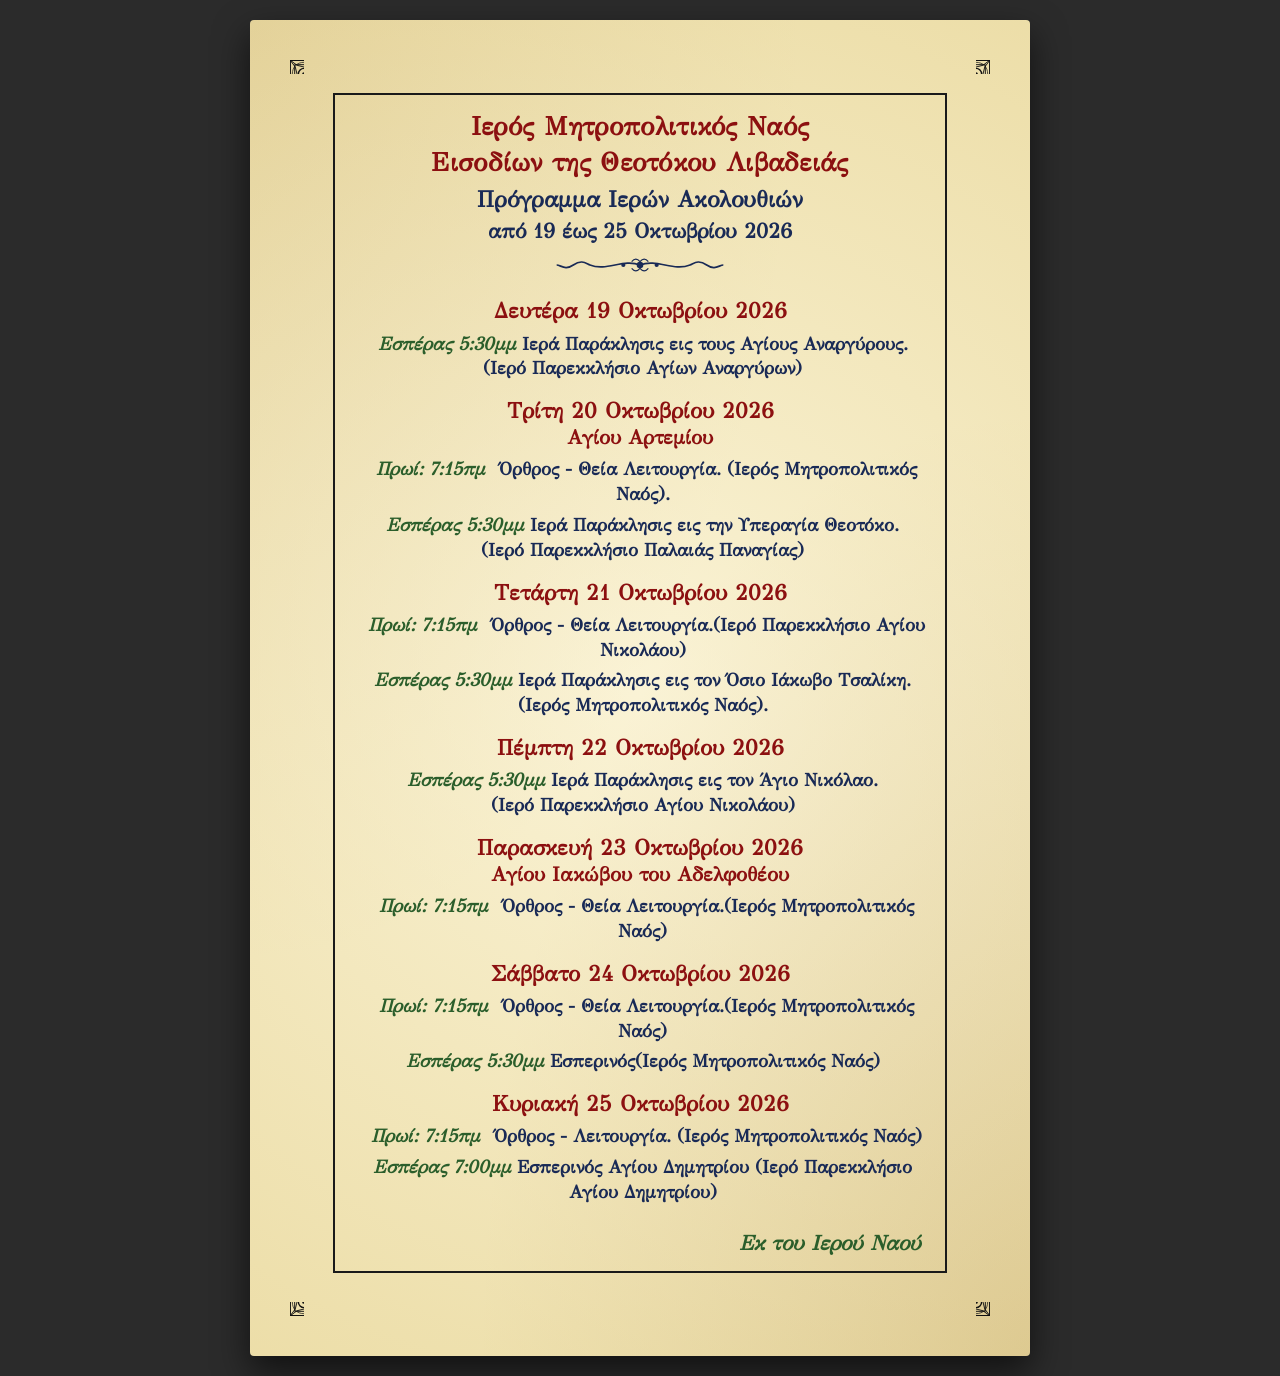
<file: orthodox_church_schedule.html>
<!DOCTYPE html>
<html lang="el">
<head>
    <meta charset="UTF-8">
    <meta name="viewport" content="width=device-width, initial-scale=1.0">
    <title>Πρόγραμμα Ιερών Ακολουθιών</title>
    <!-- Google Fonts for Byzantine / Calligraphic aesthetics -->
    <link rel="preconnect" href="https://fonts.googleapis.com">
    <link rel="preconnect" href="https://fonts.gstatic.com" crossorigin>
    <link href="https://fonts.googleapis.com/css2?family=GFS+Didot&family=Philosopher:ital,wght@0,400;0,700;1,400;1,700&display=swap" rel="stylesheet">
    <style>
        /* Base page styling */
        * {
            box-sizing: border-box;
            margin: 0;
            padding: 0;
        }

        body {
            background-color: #2b2b2b;
            display: flex;
            justify-content: center;
            align-items: center;
            min-height: 100vh;
            padding: 20px;
            font-family: 'GFS Didot', 'Philosopher', serif;
        }

        /* Poster Container with Aged Parchment Look */
        .poster-container {
            width: 100%;
            max-width: 780px;
            background-color: #f7ebba;
            background-image: 
                radial-gradient(circle, rgba(255, 255, 255, 0.4) 0%, rgba(212, 191, 127, 0.3) 100%),
                radial-gradient(at top left, rgba(184, 150, 78, 0.2) 0%, transparent 50%),
                radial-gradient(at bottom right, rgba(160, 120, 50, 0.25) 0%, transparent 50%);
            padding: 40px;
            position: relative;
            box-shadow: 0 15px 35px rgba(0, 0, 0, 0.6);
            border-radius: 4px;
        }

        /* SVG Ornamental Frame Wrapper */
        .frame-wrapper {
            border: 14px solid transparent;
            border-image: url("data:image/svg+xml;utf8,<svg xmlns='http://www.w3.org/2000/svg' width='60' height='60' viewBox='0 0 60 60'><path d='M0 0 h60 v60 h-60 z' fill='none' stroke='%23111111' stroke-width='4'/><path d='M10 10 h40 v40 h-40 z' fill='none' stroke='%23111111' stroke-width='2'/><circle cx='30' cy='30' r='12' fill='none' stroke='%23111111' stroke-width='3'/><path d='M30 5 C15 5 5 15 5 30 C5 45 15 55 30 55 C45 55 55 45 55 30 C55 15 45 5 30 5 Z' fill='none' stroke='%23111111' stroke-width='1.5'/><circle cx='30' cy='30' r='4' fill='%23111111'/><path d='M0 0 Q30 30 60 0 Q30 30 60 60 Q30 30 0 60 Q30 30 0 0 Z' fill='none' stroke='%23111111' stroke-width='2'/></svg>") 30 stretch;
            padding: 15px 25px 25px 25px;
            background-clip: padding-box;
            position: relative;
        }

        /* Double Inner Line Frame */
        .inner-border {
            outline: 2px solid #1a1a1a;
            outline-offset: -6px;
            padding: 20px 15px;
        }

        /* Color Palette Classes matching the original image */
        .color-red {
            color: #8c1010;
        }

        .color-blue {
            color: #192a56;
        }

        .color-green {
            color: #2b5e2b;
        }

        /* Typography & Alignment */
        .text-center {
            text-align: center;
        }

        .header-section {
            margin-bottom: 22px;
        }

        .title-main {
            font-size: 1.65rem;
            font-weight: 700;
            line-height: 1.35;
            letter-spacing: 0.3px;
        }

        .title-sub {
            font-size: 1.45rem;
            font-weight: 600;
            line-height: 1.3;
            margin-top: 4px;
        }

        .title-dates {
            font-size: 1.3rem;
            font-weight: 600;
            line-height: 1.3;
            margin-top: 4px;
        }

        /* Decorative Separator */
        .divider {
            display: flex;
            align-items: center;
            justify-content: center;
            margin: 10px 0 12px 0;
        }

        .divider svg {
            width: 180px;
            height: 20px;
            fill: #192a56;
        }

        /* Daily Schedule Items */
        .day-group {
            margin-bottom: 16px;
        }

        .day-header {
            font-size: 1.35rem;
            font-weight: 700;
            margin-bottom: 6px;
            line-height: 1.3;
        }

        .day-header .saint {
            display: block;
            font-size: 1.25rem;
        }

        .event-row {
            margin-bottom: 6px;
            line-height: 1.35;
            font-size: 1.15rem;
            padding-left: 5px;
        }

        .time-tag {
            font-weight: 700;
            font-style: italic;
            display: inline-block;
            min-width: 125px;
        }

        .event-desc {
            font-weight: 600;
        }

        .location {
            font-weight: 600;
        }

        /* Footer styling */
        .footer-section {
            margin-top: 25px;
            text-align: right;
            padding-right: 15px;
        }

        .footer-text {
            font-size: 1.3rem;
            font-weight: 700;
            font-style: italic;
        }

        /* Print Optimization */
        @media print {
            body {
                background: none;
                padding: 0;
            }

            .poster-container {
                box-shadow: none;
                max-width: 100%;
                width: 100%;
                border-radius: 0;
            }
        }

        /* Responsive adjustments for mobile screens */
        @media (max-width: 600px) {
            .poster-container {
                padding: 15px;
            }

            .frame-wrapper {
                border-width: 8px;
                padding: 10px;
            }

            .inner-border {
                padding: 12px 8px;
            }

            .title-main { font-size: 1.25rem; }
            .title-sub { font-size: 1.1rem; }
            .title-dates { font-size: 1.05rem; }
            .day-header { font-size: 1.1rem; }
            .event-row { font-size: 0.95rem; }
            .time-tag { min-width: 100px; }
            .footer-text { font-size: 1.05rem; }
        }
    </style>
</head>
<body>

    <div class="poster-container">
        <div class="frame-wrapper">
            <div class="inner-border">
                
                <!-- HEADER SECTION -->
                <header class="header-section text-center">
                    <h1 class="title-main color-red">Ιερός Μητροπολιτικός Ναός</h1>
                    <h2 class="title-main color-red">Εισοδίων της Θεοτόκου Λιβαδειάς</h2>
                    <h3 class="title-sub color-blue">Πρόγραμμα Ιερών Ακολουθιών</h3>
                    <h4 class="title-dates color-blue">από 19 έως 25 Οκτωβρίου 2026</h4>
                    
                    <!-- Decorative Vine Ornament Divider -->
                    <div class="divider">
                        <svg viewBox="0 0 200 24">
                            <path d="M 100,12 C 80,4 60,20 40,12 C 35,10 30,5 20,12 C 10,19 5,12 0,12 M 100,12 C 120,4 140,20 160,12 C 165,10 170,5 180,12 C 190,19 195,12 200,12" fill="none" stroke="#192a56" stroke-width="2"/>
                            <circle cx="100" cy="12" r="4" fill="#192a56"/>
                            <circle cx="80" cy="12" r="2.5" fill="#192a56"/>
                            <circle cx="120" cy="12" r="2.5" fill="#192a56"/>
                            <path d="M 90,8 Q 95,2 100,8 Q 105,2 110,8" fill="none" stroke="#192a56" stroke-width="1.5"/>
                            <path d="M 90,16 Q 95,22 100,16 Q 105,22 110,16" fill="none" stroke="#192a56" stroke-width="1.5"/>
                        </svg>
                    </div>
                </header>

                <!-- SCHEDULE SECTION -->
                <main>
                    <!-- Δευτέρα -->
                    <section class="day-group text-center">
                        <h5 class="day-header color-red">Δευτέρα 19 Οκτωβρίου 2026</h5>
                        <div class="event-row">
                            <span class="time-tag color-green">Εσπέρας 5:30μμ</span>
                            <span class="event-desc color-blue">Ιερά Παράκλησις εις τους Αγίους Αναργύρους.</span>
                            <br>
                            <span class="location color-blue">(Ιερό Παρεκκλήσιο Αγίων Αναργύρων)</span>
                        </div>
                    </section>

                    <!-- Τρίτη -->
                    <section class="day-group text-center">
                        <h5 class="day-header color-red">
                            Τρίτη 20 Οκτωβρίου 2026
                            <span class="saint">Αγίου Αρτεμίου</span>
                        </h5>
                        <div class="event-row">
                            <span class="time-tag color-green">Πρωί: 7:15πμ</span>
                            <span class="event-desc color-blue">Όρθρος - Θεία Λειτουργία. (Ιερός Μητροπολιτικός Ναός).</span>
                        </div>
                        <div class="event-row">
                            <span class="time-tag color-green">Εσπέρας 5:30μμ</span>
                            <span class="event-desc color-blue">Ιερά Παράκλησις εις την Υπεραγία Θεοτόκο.</span>
                            <br>
                            <span class="location color-blue">(Ιερό Παρεκκλήσιο Παλαιάς Παναγίας)</span>
                        </div>
                    </section>

                    <!-- Τετάρτη -->
                    <section class="day-group text-center">
                        <h5 class="day-header color-red">Τετάρτη 21 Οκτωβρίου 2026</h5>
                        <div class="event-row">
                            <span class="time-tag color-green">Πρωί: 7:15πμ</span>
                            <span class="event-desc color-blue">Όρθρος - Θεία Λειτουργία.(Ιερό Παρεκκλήσιο Αγίου Νικολάου)</span>
                        </div>
                        <div class="event-row">
                            <span class="time-tag color-green">Εσπέρας 5:30μμ</span>
                            <span class="event-desc color-blue">Ιερά Παράκλησις εις τον Όσιο Ιάκωβο Τσαλίκη.</span>
                            <br>
                            <span class="location color-blue">(Ιερός Μητροπολιτικός Ναός).</span>
                        </div>
                    </section>

                    <!-- Πέμπτη -->
                    <section class="day-group text-center">
                        <h5 class="day-header color-red">Πέμπτη 22 Οκτωβρίου 2026</h5>
                        <div class="event-row">
                            <span class="time-tag color-green">Εσπέρας 5:30μμ</span>
                            <span class="event-desc color-blue">Ιερά Παράκλησις εις τον Άγιο Νικόλαο.</span>
                            <br>
                            <span class="location color-blue">(Ιερό Παρεκκλήσιο Αγίου Νικολάου)</span>
                        </div>
                    </section>

                    <!-- Παρασκευή -->
                    <section class="day-group text-center">
                        <h5 class="day-header color-red">
                            Παρασκευή 23 Οκτωβρίου 2026
                            <span class="saint">Αγίου Ιακώβου του Αδελφοθέου</span>
                        </h5>
                        <div class="event-row">
                            <span class="time-tag color-green">Πρωί: 7:15πμ</span>
                            <span class="event-desc color-blue">Όρθρος - Θεία Λειτουργία.(Ιερός Μητροπολιτικός Ναός)</span>
                        </div>
                    </section>

                    <!-- Σάββατο -->
                    <section class="day-group text-center">
                        <h5 class="day-header color-red">Σάββατο 24 Οκτωβρίου 2026</h5>
                        <div class="event-row">
                            <span class="time-tag color-green">Πρωί: 7:15πμ</span>
                            <span class="event-desc color-blue">Όρθρος - Θεία Λειτουργία.(Ιερός Μητροπολιτικός Ναός)</span>
                        </div>
                        <div class="event-row">
                            <span class="time-tag color-green">Εσπέρας 5:30μμ</span>
                            <span class="event-desc color-blue">Εσπερινός(Ιερός Μητροπολιτικός Ναός)</span>
                        </div>
                    </section>

                    <!-- Κυριακή -->
                    <section class="day-group text-center">
                        <h5 class="day-header color-red">Κυριακή 25 Οκτωβρίου 2026</h5>
                        <div class="event-row">
                            <span class="time-tag color-green">Πρωί: 7:15πμ</span>
                            <span class="event-desc color-blue">Όρθρος - Λειτουργία. (Ιερός Μητροπολιτικός Ναός)</span>
                        </div>
                        <div class="event-row">
                            <span class="time-tag color-green">Εσπέρας 7:00μμ</span>
                            <span class="event-desc color-blue">Εσπερινός Αγίου Δημητρίου (Ιερό Παρεκκλήσιο Αγίου Δημητρίου)</span>
                        </div>
                    </section>
                </main>

                <!-- FOOTER SECTION -->
                <footer class="footer-section">
                    <p class="footer-text color-green">Εκ του Ιερού Ναού</p>
                </footer>

            </div>
        </div>
    </div>

</body>
</html>
</file>
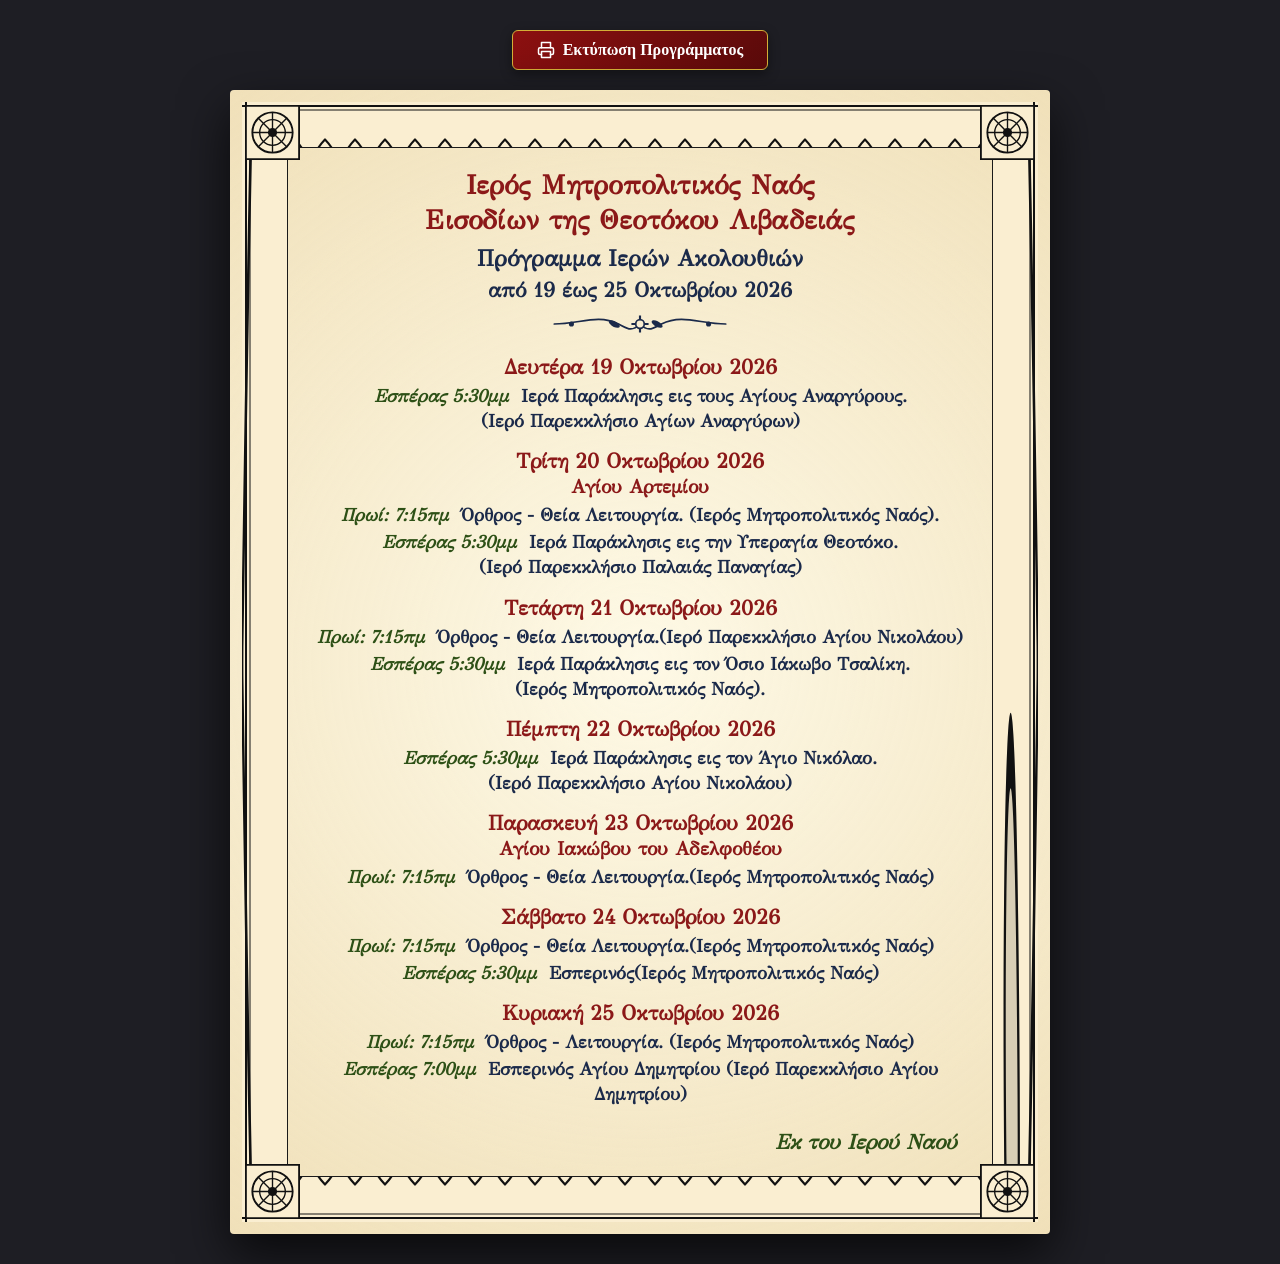
<file: orthodox_church_schedule1.html>
<!DOCTYPE html>
<html lang="el">
<head>
    <meta charset="UTF-8">
    <meta name="viewport" content="width=device-width, initial-scale=1.0">
    <title>Πρόγραμμα Ιερών Ακολουθιών</title>
    <!-- Google Fonts for authentic Greek Byzantine & Calligraphic typography -->
    <link rel="preconnect" href="https://fonts.googleapis.com">
    <link rel="preconnect" href="https://fonts.gstatic.com" crossorigin>
    <link href="https://fonts.googleapis.com/css2?family=GFS+Didot&family=Marcellus&family=Philosopher:ital,wght@0,400;0,700;1,400;1,700&display=swap" rel="stylesheet">
    
    <style>
        /* Modern Reset & Page Canvas */
        * {
            box-sizing: border-box;
            margin: 0;
            padding: 0;
        }

        body {
            background-color: #1e1e24;
            display: flex;
            flex-direction: column;
            align-items: center;
            justify-content: center;
            min-height: 100vh;
            padding: 30px 15px;
            font-family: 'GFS Didot', 'Philosopher', 'Marcellus', serif;
            color: #1a1a1a;
        }

        /* Top Controls (Print Button) */
        .controls {
            margin-bottom: 20px;
            display: flex;
            gap: 12px;
        }

        .btn-print {
            background: linear-gradient(135deg, #8c1010 0%, #5a0a0a 100%);
            color: #fff;
            border: 1px solid #d4af37;
            padding: 10px 24px;
            font-size: 1rem;
            font-family: 'Philosopher', serif;
            font-weight: bold;
            border-radius: 6px;
            cursor: pointer;
            box-shadow: 0 4px 12px rgba(0,0,0,0.4);
            transition: all 0.2s ease;
            display: flex;
            align-items: center;
            gap: 8px;
        }

        .btn-print:hover {
            transform: translateY(-2px);
            box-shadow: 0 6px 16px rgba(0,0,0,0.6);
            background: linear-gradient(135deg, #a31414 0%, #6e0c0c 100%);
        }

        /* Poster Outer Parchment Box */
        .poster-container {
            width: 100%;
            max-width: 820px;
            background-color: #faeed1;
            background-image: 
                radial-gradient(circle at 50% 50%, rgba(255, 252, 235, 0.8) 0%, rgba(232, 212, 162, 0.5) 100%),
                url("data:image/svg+xml,%3Csvg width='100' height='100' viewBox='0 0 100 100' xmlns='http://www.w3.org/2000/svg'%3E%3Cfilter id='noise'%3E%3CfeTurbulence type='fractalNoise' baseFrequency='0.8' numOctaves='3' stitchTiles='stitch'/%3E%3C/filter%3E%3Crect width='100' height='100' filter='url(%23noise)' opacity='0.04'/%3E%3C/svg%3E");
            position: relative;
            box-shadow: 0 20px 50px rgba(0, 0, 0, 0.7);
            border-radius: 4px;
            overflow: hidden;
            padding: 12px;
        }

        /* SVG Decorative Border Container */
        .border-frame {
            position: relative;
            border: 45px solid transparent;
            /* Inline SVG with rich Byzantine vine & rosette repeating scroll motif */
            border-image: url("data:image/svg+xml,%3Csvg xmlns='http://www.w3.org/2000/svg' width='120' height='120' viewBox='0 0 120 120'%3E%3Cdefs%3E%3Cpattern id='vines' width='120' height='120' patternUnits='userSpaceOnUse'%3E%3Crect width='120' height='120' fill='%23faeed1'/%3E%3C!-- Outer frame lines --%3E%3Cpath d='M0,4 L120,4 M0,116 L120,116 M4,0 L4,120 M116,0 L116,120' stroke='%23111' stroke-width='2'/%3E%3Cpath d='M8,8 L112,8 M8,112 L112,112 M8,8 L8,112 M112,8 L112,112' stroke='%23111' stroke-width='1'/%3E%3C!-- Byzantine Interlace Vine Motif --%3E%3Cg fill='none' stroke='%23111' stroke-width='2.2' stroke-linecap='round' stroke-linejoin='round'%3E%3C!-- Main S-Curves --%3E%3Cpath d='M 0,60 C 20,20 40,20 60,60 C 80,100 100,100 120,60' /%3E%3Cpath d='M 0,60 C 20,100 40,100 60,60 C 80,20 100,20 120,60' /%3E%3C!-- Leaf Loops and Spirals --%3E%3Cpath d='M 30,40 C 20,25 35,15 40,30 C 45,45 25,45 30,40 Z' fill='%23111' opacity='0.15'/%3E%3Cpath d='M 30,40 C 20,25 35,15 40,30 C 45,45 25,45 30,40 Z'/%3E%3Cpath d='M 90,80 C 80,65 95,55 100,70 C 105,85 85,85 90,80 Z' fill='%23111' opacity='0.15'/%3E%3Cpath d='M 90,80 C 80,65 95,55 100,70 C 105,85 85,85 90,80 Z'/%3E%3Cpath d='M 30,80 C 20,95 35,105 40,90 C 45,75 25,75 30,80 Z' fill='%23111' opacity='0.15'/%3E%3Cpath d='M 30,80 C 20,95 35,105 40,90 C 45,75 25,75 30,80 Z'/%3E%3Cpath d='M 90,40 C 80,25 95,15 100,30 C 105,45 85,45 90,40 Z' fill='%23111' opacity='0.15'/%3E%3Cpath d='M 90,40 C 80,25 95,15 100,30 C 105,45 85,45 90,40 Z'/%3E%3C!-- Central Rosette Flower --%3E%3Ccircle cx='60' cy='60' r='10' fill='%23faeed1' stroke='%23111' stroke-width='2'/%3E%3Ccircle cx='60' cy='60' r='4' fill='%23111'/%3E%3Cpath d='M 60,46 L 60,50 M 60,70 L 60,74 M 46,60 L 50,60 M 70,60 L 74,60' stroke-width='2'/%3E%3C/g%3E%3C/pattern%3E%3C/defs%3E%3Crect width='120' height='120' fill='url(%23vines)'/%3E%3C/svg%3E") 45 repeat stretch;
            background-clip: padding-box;
        }

        /* Corner Ornament Overlays for exact poster fidelity */
        .corner-ornament {
            position: absolute;
            width: 55px;
            height: 55px;
            z-index: 10;
            pointer-events: none;
        }

        .corner-tl { top: -42px; left: -42px; }
        .corner-tr { top: -42px; right: -42px; transform: rotate(90deg); }
        .corner-bl { bottom: -42px; left: -42px; transform: rotate(270deg); }
        .corner-br { bottom: -42px; right: -42px; transform: rotate(180deg); }

        /* Inner Content Area */
        .content-inner {
            padding: 20px 25px;
            border: 1.5px solid #1a1a1a;
            position: relative;
        }

        /* Typography & Color Styles matching the original scan */
        .color-red {
            color: #8B1818;
        }

        .color-blue {
            color: #1B2A4A;
        }

        .color-green {
            color: #2D5016;
        }

        .text-center {
            text-align: center;
        }

        /* Header Section */
        .header {
            margin-bottom: 18px;
        }

        .header h1 {
            font-size: 1.7rem;
            font-weight: 700;
            line-height: 1.3;
            letter-spacing: 0.2px;
        }

        .header h2 {
            font-size: 1.45rem;
            font-weight: 700;
            line-height: 1.35;
            margin-top: 4px;
        }

        .header h3 {
            font-size: 1.3rem;
            font-weight: 700;
            line-height: 1.35;
            margin-top: 2px;
        }

        /* Header Divider Ornament */
        .divider-wrapper {
            margin: 8px 0 14px 0;
            display: flex;
            justify-content: center;
            align-items: center;
        }

        .divider-svg {
            width: 220px;
            height: 24px;
        }

        /* Schedule Grid / Daily Entries */
        .schedule {
            display: flex;
            flex-direction: column;
            gap: 14px;
        }

        .day-block {
            text-align: center;
        }

        .day-title {
            font-size: 1.3rem;
            font-weight: bold;
            line-height: 1.3;
            margin-bottom: 3px;
        }

        .day-title .commemoration {
            display: block;
            font-size: 1.2rem;
            font-weight: bold;
        }

        .service-line {
            font-size: 1.12rem;
            line-height: 1.4;
            margin-top: 2px;
            font-weight: 600;
        }

        .time-label {
            font-weight: 700;
            font-style: italic;
            display: inline-block;
            margin-right: 6px;
        }

        .service-name {
            font-weight: 700;
        }

        .chapel-name {
            font-weight: 700;
        }

        /* Footer Note */
        .footer {
            margin-top: 22px;
            text-align: right;
            padding-right: 10px;
        }

        .footer-note {
            font-size: 1.3rem;
            font-weight: 700;
            font-style: italic;
        }

        /* Print Optimizations */
        @media print {
            body {
                background: none !important;
                padding: 0 !important;
            }

            .controls {
                display: none !important;
            }

            .poster-container {
                box-shadow: none !important;
                max-width: 100% !important;
                width: 100% !important;
                border-radius: 0 !important;
                background-color: #fff !important;
            }

            .border-frame {
                border-width: 38px !important;
            }
        }

        /* Mobile Viewport Adjustments */
        @media (max-width: 640px) {
            body {
                padding: 10px 5px;
            }

            .border-frame {
                border-width: 22px !important;
            }

            .corner-ornament {
                width: 32px;
                height: 32px;
            }

            .corner-tl { top: -20px; left: -20px; }
            .corner-tr { top: -20px; right: -20px; }
            .corner-bl { bottom: -20px; left: -20px; }
            .corner-br { bottom: -20px; right: -20px; }

            .content-inner {
                padding: 12px 8px;
            }

            .header h1 { font-size: 1.25rem; }
            .header h2 { font-size: 1.1rem; }
            .header h3 { font-size: 1.0rem; }
            .day-title { font-size: 1.1rem; }
            .day-title .commemoration { font-size: 1.0rem; }
            .service-line { font-size: 0.95rem; }
            .footer-note { font-size: 1.05rem; }
        }
    </style>
</head>
<body>

    <!-- Printable Control Header -->
    <div class="controls">
        <button class="btn-print" onclick="window.print()">
            <svg width="18" height="18" viewBox="0 0 24 24" fill="none" stroke="currentColor" stroke-width="2" stroke-linecap="round" stroke-linejoin="round">
                <polyline points="6 9 6 2 18 2 18 9"></polyline>
                <path d="M6 18H4a2 2 0 0 1-2-2v-5a2 2 0 0 1 2-2h16a2 2 0 0 1 2 2v5a2 2 0 0 1-2 2h-2"></path>
                <rect x="6" y="14" width="12" height="8"></rect>
            </svg>
            Εκτύπωση Προγράμματος
        </button>
    </div>

    <!-- Main Parchment Document Box -->
    <div class="poster-container">
        
        <!-- Outer SVG Vine Pattern Border -->
        <div class="border-frame">

            <!-- Four Corner Byzantine Rosette Overlays -->
            <svg class="corner-ornament corner-tl" viewBox="0 0 60 60">
                <rect width="60" height="60" fill="#faeed1"/>
                <path d="M0,0 L60,0 L60,60 L0,60 Z" fill="none" stroke="#111" stroke-width="4"/>
                <circle cx="30" cy="30" r="22" fill="none" stroke="#111" stroke-width="2"/>
                <circle cx="30" cy="30" r="14" fill="none" stroke="#111" stroke-width="1.5"/>
                <circle cx="30" cy="30" r="5" fill="#111"/>
                <path d="M30,8 L30,52 M8,30 L52,30 M14,14 L46,46 M14,46 L46,14" stroke="#111" stroke-width="1.5"/>
            </svg>
            <svg class="corner-ornament corner-tr" viewBox="0 0 60 60">
                <rect width="60" height="60" fill="#faeed1"/>
                <path d="M0,0 L60,0 L60,60 L0,60 Z" fill="none" stroke="#111" stroke-width="4"/>
                <circle cx="30" cy="30" r="22" fill="none" stroke="#111" stroke-width="2"/>
                <circle cx="30" cy="30" r="14" fill="none" stroke="#111" stroke-width="1.5"/>
                <circle cx="30" cy="30" r="5" fill="#111"/>
                <path d="M30,8 L30,52 M8,30 L52,30 M14,14 L46,46 M14,46 L46,14" stroke="#111" stroke-width="1.5"/>
            </svg>
            <svg class="corner-ornament corner-bl" viewBox="0 0 60 60">
                <rect width="60" height="60" fill="#faeed1"/>
                <path d="M0,0 L60,0 L60,60 L0,60 Z" fill="none" stroke="#111" stroke-width="4"/>
                <circle cx="30" cy="30" r="22" fill="none" stroke="#111" stroke-width="2"/>
                <circle cx="30" cy="30" r="14" fill="none" stroke="#111" stroke-width="1.5"/>
                <circle cx="30" cy="30" r="5" fill="#111"/>
                <path d="M30,8 L30,52 M8,30 L52,30 M14,14 L46,46 M14,46 L46,14" stroke="#111" stroke-width="1.5"/>
            </svg>
            <svg class="corner-ornament corner-br" viewBox="0 0 60 60">
                <rect width="60" height="60" fill="#faeed1"/>
                <path d="M0,0 L60,0 L60,60 L0,60 Z" fill="none" stroke="#111" stroke-width="4"/>
                <circle cx="30" cy="30" r="22" fill="none" stroke="#111" stroke-width="2"/>
                <circle cx="30" cy="30" r="14" fill="none" stroke="#111" stroke-width="1.5"/>
                <circle cx="30" cy="30" r="5" fill="#111"/>
                <path d="M30,8 L30,52 M8,30 L52,30 M14,14 L46,46 M14,46 L46,14" stroke="#111" stroke-width="1.5"/>
            </svg>

            <!-- Inner Content Frame -->
            <div class="content-inner">
                
                <!-- HEADER SECTION -->
                <header class="header text-center">
                    <h1 class="color-red">Ιερός Μητροπολιτικός Ναός</h1>
                    <h1 class="color-red">Εισοδίων της Θεοτόκου Λιβαδειάς</h1>
                    <h2 class="color-blue">Πρόγραμμα Ιερών Ακολουθιών</h2>
                    <h3 class="color-blue">από 19 έως 25 Οκτωβρίου 2026</h3>

                    <!-- Byzantine Fleur-de-lis / Scroll Ornament Divider -->
                    <div class="divider-wrapper">
                        <svg class="divider-svg" viewBox="0 0 220 28" fill="none" xmlns="http://www.w3.org/2000/svg">
                            <path d="M10 14 C 40 14, 60 2, 85 14 C 95 19, 100 24, 110 14 C 120 24, 125 19, 135 14 C 160 2, 180 14, 210 14" stroke="#1B2A4A" stroke-width="2" stroke-linecap="round"/>
                            <path d="M 110 4 L 110 24 M 100 14 L 120 14" stroke="#1B2A4A" stroke-width="2.5"/>
                            <circle cx="110" cy="14" r="5" fill="#faeed1" stroke="#1B2A4A" stroke-width="2"/>
                            <path d="M 85 14 C 80 8, 70 8, 75 14 C 80 20, 90 20, 85 14 Z" fill="#1B2A4A"/>
                            <path d="M 135 14 C 130 8, 120 8, 125 14 C 130 20, 140 20, 135 14 Z" fill="#1B2A4A"/>
                            <circle cx="30" cy="14" r="3" fill="#1B2A4A"/>
                            <circle cx="190" cy="14" r="3" fill="#1B2A4A"/>
                        </svg>
                    </div>
                </header>

                <!-- SCHEDULE BODY -->
                <main class="schedule">

                    <!-- ΔΕΥΤΕΡΑ -->
                    <section class="day-block">
                        <h4 class="day-title color-red">Δευτέρα 19 Οκτωβρίου 2026</h4>
                        <div class="service-line">
                            <span class="time-label color-green">Εσπέρας 5:30μμ</span>
                            <span class="service-name color-blue">Ιερά Παράκλησις εις τους Αγίους Αναργύρους.</span>
                            <br>
                            <span class="chapel-name color-blue">(Ιερό Παρεκκλήσιο Αγίων Αναργύρων)</span>
                        </div>
                    </section>

                    <!-- ΤΡΙΤΗ -->
                    <section class="day-block">
                        <h4 class="day-title color-red">
                            Τρίτη 20 Οκτωβρίου 2026
                            <span class="commemoration">Αγίου Αρτεμίου</span>
                        </h4>
                        <div class="service-line">
                            <span class="time-label color-green">Πρωί: 7:15πμ</span>
                            <span class="service-name color-blue">Όρθρος - Θεία Λειτουργία. (Ιερός Μητροπολιτικός Ναός).</span>
                        </div>
                        <div class="service-line">
                            <span class="time-label color-green">Εσπέρας 5:30μμ</span>
                            <span class="service-name color-blue">Ιερά Παράκλησις εις την Υπεραγία Θεοτόκο.</span>
                            <br>
                            <span class="chapel-name color-blue">(Ιερό Παρεκκλήσιο Παλαιάς Παναγίας)</span>
                        </div>
                    </section>

                    <!-- ΤΕΤΑΡΤΗ -->
                    <section class="day-block">
                        <h4 class="day-title color-red">Τετάρτη 21 Οκτωβρίου 2026</h4>
                        <div class="service-line">
                            <span class="time-label color-green">Πρωί: 7:15πμ</span>
                            <span class="service-name color-blue">Όρθρος - Θεία Λειτουργία.(Ιερό Παρεκκλήσιο Αγίου Νικολάου)</span>
                        </div>
                        <div class="service-line">
                            <span class="time-label color-green">Εσπέρας 5:30μμ</span>
                            <span class="service-name color-blue">Ιερά Παράκλησις εις τον Όσιο Ιάκωβο Τσαλίκη.</span>
                            <br>
                            <span class="chapel-name color-blue">(Ιερός Μητροπολιτικός Ναός).</span>
                        </div>
                    </section>

                    <!-- ΠΕΜΠΤΗ -->
                    <section class="day-block">
                        <h4 class="day-title color-red">Πέμπτη 22 Οκτωβρίου 2026</h4>
                        <div class="service-line">
                            <span class="time-label color-green">Εσπέρας 5:30μμ</span>
                            <span class="service-name color-blue">Ιερά Παράκλησις εις τον Άγιο Νικόλαο.</span>
                            <br>
                            <span class="chapel-name color-blue">(Ιερό Παρεκκλήσιο Αγίου Νικολάου)</span>
                        </div>
                    </section>

                    <!-- ΠΑΡΑΣΚΕΥΗ -->
                    <section class="day-block">
                        <h4 class="day-title color-red">
                            Παρασκευή 23 Οκτωβρίου 2026
                            <span class="commemoration">Αγίου Ιακώβου του Αδελφοθέου</span>
                        </h4>
                        <div class="service-line">
                            <span class="time-label color-green">Πρωί: 7:15πμ</span>
                            <span class="service-name color-blue">Όρθρος - Θεία Λειτουργία.(Ιερός Μητροπολιτικός Ναός)</span>
                        </div>
                    </section>

                    <!-- ΣΑΒΒΑΤΟ -->
                    <section class="day-block">
                        <h4 class="day-title color-red">Σάββατο 24 Οκτωβρίου 2026</h4>
                        <div class="service-line">
                            <span class="time-label color-green">Πρωί: 7:15πμ</span>
                            <span class="service-name color-blue">Όρθρος - Θεία Λειτουργία.(Ιερός Μητροπολιτικός Ναός)</span>
                        </div>
                        <div class="service-line">
                            <span class="time-label color-green">Εσπέρας 5:30μμ</span>
                            <span class="service-name color-blue">Εσπερινός(Ιερός Μητροπολιτικός Ναός)</span>
                        </div>
                    </section>

                    <!-- ΚΥΡΙΑΚΗ -->
                    <section class="day-block">
                        <h4 class="day-title color-red">Κυριακή 25 Οκτωβρίου 2026</h4>
                        <div class="service-line">
                            <span class="time-label color-green">Πρωί: 7:15πμ</span>
                            <span class="service-name color-blue">Όρθρος - Λειτουργία. (Ιερός Μητροπολιτικός Ναός)</span>
                        </div>
                        <div class="service-line">
                            <span class="time-label color-green">Εσπέρας 7:00μμ</span>
                            <span class="service-name color-blue">Εσπερινός Αγίου Δημητρίου (Ιερό Παρεκκλήσιο Αγίου Δημητρίου)</span>
                        </div>
                    </section>

                </main>

                <!-- FOOTER -->
                <footer class="footer">
                    <p class="footer-note color-green">Εκ του Ιερού Ναού</p>
                </footer>

            </div>
        </div>
    </div>

</body>
</html>
</file>
